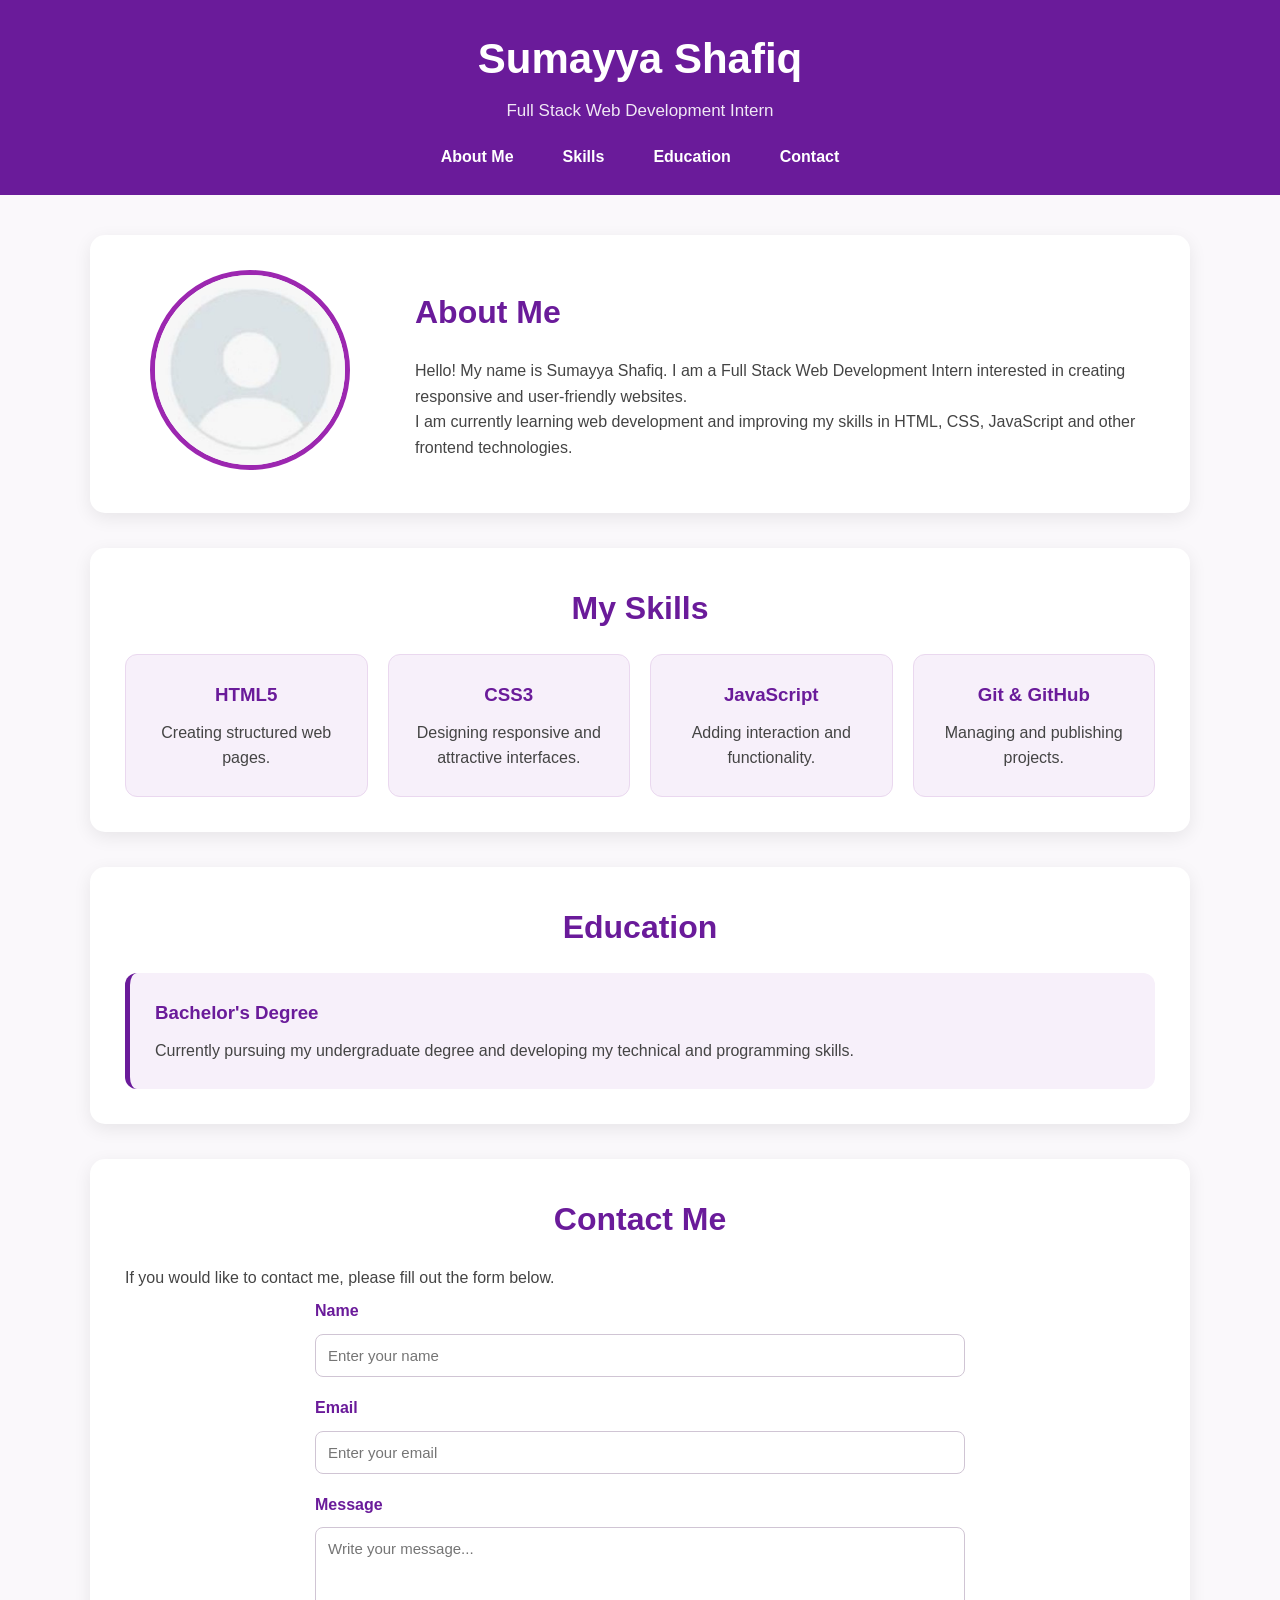
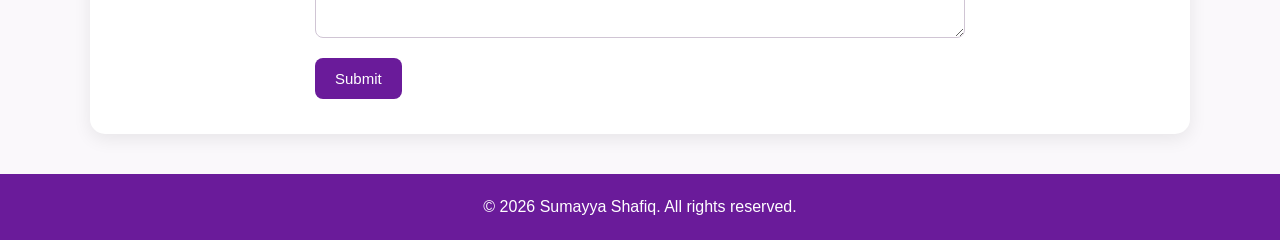
<file: index.html>
<!DOCTYPE html>
<html lang="en">

<head>

    <meta charset="UTF-8">

    <meta name="viewport"
          content="width=device-width, initial-scale=1.0">

    <title>My Personal Profile - Sumayya Shafiq</title>

    <!-- Week 3 CSS -->
    <link rel="stylesheet" href="styles/main.css">
    <link rel="stylesheet" href="styles/animations.css">
    

</head>


<body>

    <!-- ==============================
         HEADER
    =============================== -->

    <header>

        <div class="header-content">

            <h1>Sumayya Shafiq</h1>

            <p>Full Stack Web Development Intern</p>

        </div>


        <!-- Navigation -->

        <nav>

            <ul>

                <li>
                    <a href="#about">About Me</a>
                </li>

                <li>
                    <a href="#skills">Skills</a>
                </li>

                <li>
                    <a href="#education">Education</a>
                </li>

                <li>
                    <a href="#contact">Contact</a>
                </li>

            </ul>

        </nav>

    </header>



    <!-- ==============================
         MAIN CONTENT
    =============================== -->

    <main>


        <!-- ==============================
             PROFILE / ABOUT SECTION
        =============================== -->

        <section id="about" class="profile-section">

            <div class="profile-image">

                <img src="picture.jpg"
                     alt="Profile picture of Sumayya Shafiq">

            </div>


            <div class="profile-content">

                <h2>About Me</h2>

                <p>
                    Hello! My name is Sumayya Shafiq.
                    I am a Full Stack Web Development Intern
                    interested in creating responsive and
                    user-friendly websites.
                </p>

                <p>
                    I am currently learning web development
                    and improving my skills in HTML, CSS,
                    JavaScript and other frontend technologies.
                </p>

            </div>

        </section>



        <!-- ==============================
             SKILLS SECTION
        =============================== -->

        <section id="skills">

            <h2>My Skills</h2>

            <div class="skill-container">

                <div class="skill">
                    <h3>HTML5</h3>
                    <p>Creating structured web pages.</p>
                </div>


                <div class="skill">
                    <h3>CSS3</h3>
                    <p>Designing responsive and attractive interfaces.</p>
                </div>


                <div class="skill">
                    <h3>JavaScript</h3>
                    <p>Adding interaction and functionality.</p>
                </div>


                <div class="skill">
                    <h3>Git & GitHub</h3>
                    <p>Managing and publishing projects.</p>
                </div>

            </div>

        </section>



        <!-- ==============================
             EDUCATION SECTION
        =============================== -->

        <section id="education">

            <h2>Education</h2>

            <div class="education-card">

                <h3>Bachelor's Degree</h3>

                <p>
                    Currently pursuing my undergraduate
                    degree and developing my technical
                    and programming skills.
                </p>

            </div>

        </section>


        <!-- ==============================
             CONTACT SECTION
        =============================== -->

        <section id="contact">

            <h2>Contact Me</h2>

            <p>
                If you would like to contact me,
                please fill out the form below.
            </p>


            <form id="contactForm">

                <label for="name">
                    Name
                </label>

                <input
                    type="text"
                    id="name"
                    name="name"
                    placeholder="Enter your name"
                >


                <label for="email">
                    Email
                </label>

                <input
                    type="email"
                    id="email"
                    name="email"
                    placeholder="Enter your email"
                >


                <label for="message">
                    Message
                </label>

                <textarea
                    id="message"
                    name="message"
                    rows="5"
                    placeholder="Write your message..."
                ></textarea>


                <button type="submit">
                    Submit
                </button>

            </form>

        </section>

    </main>



    <!-- ==============================
         FOOTER
    =============================== -->

    <footer>

        <p>
            &copy; 2026 Sumayya Shafiq.
            All rights reserved.
        </p>

    </footer>


</body>

</html>
</file>
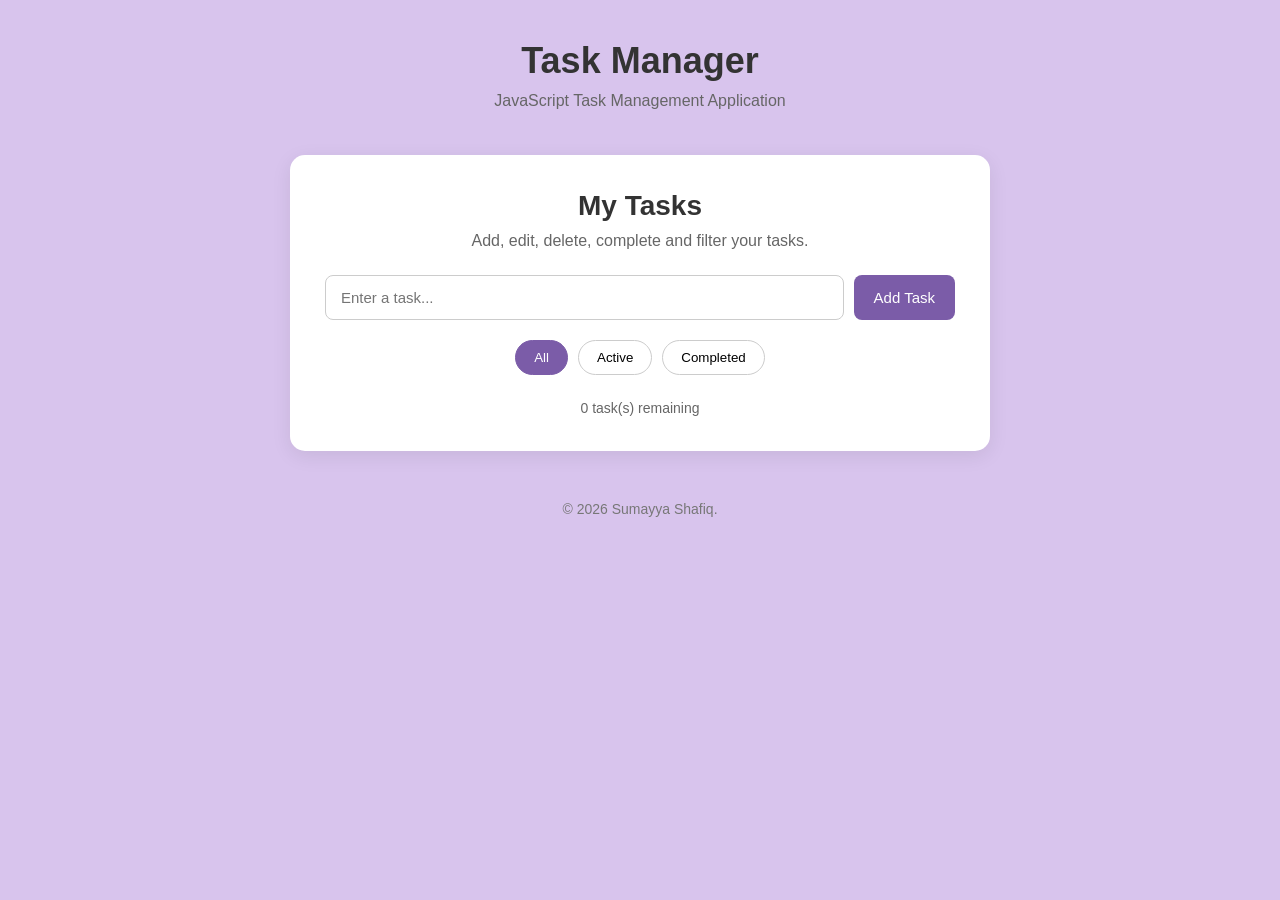
<file: task-manager/index.html>
<!DOCTYPE html>
<html lang="en">

<head>

    <meta charset="UTF-8">

    <meta name="viewport"
          content="width=device-width, initial-scale=1.0">

    <title>Task Manager - Sumayya Shafiq</title>

    <link rel="stylesheet" href="style.css">

</head>


<body>

    <!-- ==============================
         HEADER
    =============================== -->

    <header>

        <h1>Task Manager</h1>

        <p>
            JavaScript Task Management Application
        </p>

    </header>


    <!-- ==============================
         MAIN CONTENT
    =============================== -->

    <main>

        <section class="task-section">

            <h2>My Tasks</h2>

            <p class="section-description">
                Add, edit, delete, complete and filter
                your tasks.
            </p>


            <!-- ==============================
                 TASK FORM
            =============================== -->

            <form id="taskForm">

                <input
                    type="text"
                    id="taskInput"
                    placeholder="Enter a task..."
                    autocomplete="off"
                >

                <button
                    type="submit"
                    id="submitBtn">

                    Add Task

                </button>

            </form>


            <!-- Validation Message -->

            <p id="errorMessage"></p>


            <!-- ==============================
                 FILTER BUTTONS
            =============================== -->

            <div class="filters">

                <button
                    type="button"
                    class="filter-btn active"
                    data-filter="all">

                    All

                </button>


                <button
                    type="button"
                    class="filter-btn"
                    data-filter="active">

                    Active

                </button>


                <button
                    type="button"
                    class="filter-btn"
                    data-filter="completed">

                    Completed

                </button>

            </div>


            <!-- ==============================
                 TASK LIST
            =============================== -->

            <ul id="taskList"></ul>


            <!-- ==============================
                 TASK COUNTER
            =============================== -->

            <p id="taskCount">
                0 task(s) remaining
            </p>

        </section>

    </main>


    <!-- ==============================
         FOOTER
    =============================== -->

    <footer>

        <p>
            &copy; 2026 Sumayya Shafiq.
        </p>

    </footer>


    <!-- ==============================
         JAVASCRIPT
    =============================== -->

    <script src="scripts/main.js"></script>

</body>

</html>
</file>
<file: styles/main.css>
/* ========================================
   GENERAL SETTINGS
======================================== */

* {
    margin: 0;
    padding: 0;
    box-sizing: border-box;
}


html {
    scroll-behavior: smooth;
}


body {
    font-family: Arial, sans-serif;

    background-color: #faf8fb;

    color: #444444;

    line-height: 1.6;
}



/* ========================================
   HEADER
======================================== */

header {
    background-color: #6a1b9a;

    color: white;

    padding: 25px 8%;

    text-align: center;
}


.header-content h1 {
    font-size: clamp(28px, 5vw, 42px);

    margin-bottom: 5px;
}


.header-content p {
    font-size: 17px;

    opacity: 0.9;
}



/* ========================================
   NAVIGATION
======================================== */

nav {
    margin-top: 20px;
}


nav ul {
    list-style: none;

    display: flex;

    justify-content: center;

    align-items: center;

    gap: 25px;

    flex-wrap: wrap;
}


nav a {
    color: white;

    text-decoration: none;

    font-weight: bold;

    padding: 8px 12px;

    border-radius: 6px;

    transition: 0.3s;
}


nav a:hover {
    background-color: #9c27b0;
}



/* ========================================
   MAIN
======================================== */

main {
    width: 90%;

    max-width: 1100px;

    margin: 40px auto;
}



/* ========================================
   SECTIONS
======================================== */

section {
    background-color: white;

    padding: 35px;

    margin-bottom: 35px;

    border-radius: 15px;

    box-shadow: 0 5px 18px rgba(0, 0, 0, 0.08);

    transition: transform 0.3s ease,
                box-shadow 0.3s ease;
}


section:hover {
    transform: translateY(-5px);

    box-shadow: 0 10px 25px rgba(0, 0, 0, 0.12);
}


section h2 {
    color: #6a1b9a;

    margin-bottom: 20px;

    text-align: center;

    font-size: clamp(24px, 4vw, 32px);
}


.section-description {
    text-align: center;

    margin-bottom: 25px;
}



/* ========================================
   PROFILE SECTION
======================================== */

.profile-section {
    display: grid;

    grid-template-columns: 250px 1fr;

    gap: 40px;

    align-items: center;
}


.profile-image {
    text-align: center;
}


.profile-image img {
    width: 200px;

    height: 200px;

    object-fit: cover;

    border-radius: 50%;

    border: 5px solid #9c27b0;

    transition: transform 0.3s ease;
}


.profile-image img:hover {
    transform: scale(1.05);
}


.profile-content h2 {
    text-align: left;
}



/* ========================================
   SKILLS
======================================== */

.skill-container {
    display: grid;

    grid-template-columns:
        repeat(auto-fit, minmax(180px, 1fr));

    gap: 20px;
}


.skill {
    background-color: #f7f0fa;

    padding: 25px;

    border-radius: 12px;

    text-align: center;

    border: 1px solid #ead8ef;

    transition: 0.3s;
}


.skill h3 {
    color: #6a1b9a;

    margin-bottom: 10px;
}


.skill:hover {
    transform: translateY(-8px);

    box-shadow:
        0 8px 18px rgba(106, 27, 154, 0.15);
}



/* ========================================
   EDUCATION
======================================== */

.education-card {
    background-color: #f7f0fa;

    padding: 25px;

    border-radius: 12px;

    border-left: 5px solid #6a1b9a;
}


.education-card h3 {
    color: #6a1b9a;

    margin-bottom: 10px;
}



/* ========================================
   WEEK 4 TASK MANAGER
======================================== */

.task-section {
    background-color: #ffffff;
}


#taskForm {
    display: flex;

    gap: 10px;

    margin-top: 20px;
}


#taskInput {
    flex: 1;

    padding: 13px 15px;

    border: 1px solid #d0c5d4;

    border-radius: 8px;

    font-size: 16px;

    outline: none;

    transition: 0.3s;
}


#taskInput:focus {
    border-color: #6a1b9a;

    box-shadow:
        0 0 0 3px rgba(106, 27, 154, 0.1);
}


button {
    background-color: #6a1b9a;

    color: white;

    border: none;

    padding: 12px 20px;

    border-radius: 8px;

    cursor: pointer;

    font-size: 15px;

    transition:
        transform 0.3s ease,
        background-color 0.3s ease;
}


button:hover {
    background-color: #9c27b0;

    transform: scale(1.05);
}


#errorMessage {
    min-height: 25px;

    margin-top: 8px;

    color: #c62828;

    font-size: 14px;
}



/* ========================================
   FILTER BUTTONS
======================================== */

.filters {
    display: flex;

    justify-content: center;

    gap: 10px;

    margin: 20px 0;

    flex-wrap: wrap;
}


.filter-btn {
    background-color: #ead8ef;

    color: #6a1b9a;

    padding: 8px 16px;
}


.filter-btn:hover {
    background-color: #d8bde1;
}


.filter-btn.active {
    background-color: #6a1b9a;

    color: white;
}



/* ========================================
   TASK LIST
======================================== */

#taskList {
    list-style: none;

    padding: 0;

    margin-top: 20px;
}


.task-item {
    display: flex;

    align-items: center;

    gap: 12px;

    background-color: #f7f0fa;

    padding: 15px;

    margin-bottom: 12px;

    border-radius: 10px;

    border: 1px solid #ead8ef;

    transition: 0.3s;
}


.task-item:hover {
    transform: translateY(-3px);

    box-shadow:
        0 5px 12px rgba(106, 27, 154, 0.1);
}


.complete-checkbox {
    width: 18px;

    height: 18px;

    cursor: pointer;
}


.task-text {
    flex: 1;

    word-break: break-word;
}


.completed .task-text {
    text-decoration: line-through;

    opacity: 0.55;
}


.task-actions {
    display: flex;

    gap: 6px;
}


.task-actions button {
    padding: 7px 12px;

    font-size: 13px;
}


.edit-btn {
    background-color: #7b5e87;
}


.delete-btn {
    background-color: #b23a48;
}


.edit-btn:hover {
    background-color: #654b70;
}


.delete-btn:hover {
    background-color: #922f3b;
}



/* ========================================
   TASK COUNT
======================================== */

#taskCount {
    text-align: center;

    margin-top: 20px;

    color: #6a1b9a;

    font-weight: bold;
}



/* ========================================
   CONTACT FORM
======================================== */

#contactForm {
    display: flex;

    flex-direction: column;

    gap: 10px;

    max-width: 650px;

    margin: auto;
}


#contactForm label {
    font-weight: bold;

    color: #6a1b9a;

    margin-top: 8px;
}


#contactForm input,
#contactForm textarea {
    width: 100%;

    padding: 12px;

    border: 1px solid #d0c5d4;

    border-radius: 8px;

    font-family: inherit;

    font-size: 15px;

    outline: none;
}


#contactForm input:focus,
#contactForm textarea:focus {
    border-color: #6a1b9a;

    box-shadow:
        0 0 0 3px rgba(106, 27, 154, 0.1);
}


#contactForm button {
    width: fit-content;

    margin-top: 10px;
}



/* ========================================
   FOOTER
======================================== */

footer {
    background-color: #6a1b9a;

    color: white;

    text-align: center;

    padding: 20px;

    margin-top: 40px;
}



/* ========================================
   RESPONSIVE DESIGN
======================================== */

@media (max-width: 768px) {

    .profile-section {
        grid-template-columns: 1fr;

        text-align: center;
    }


    .profile-content h2 {
        text-align: center;
    }


    nav ul {
        gap: 10px;
    }


    section {
        padding: 25px;
    }

}


@media (max-width: 480px) {

    main {
        width: 94%;
    }


    section {
        padding: 20px;
    }


    nav ul {
        flex-direction: column;

        gap: 5px;
    }


    #taskForm {
        flex-direction: column;
    }


    #taskForm button {
        width: 100%;
    }


    .task-item {
        align-items: flex-start;

        flex-wrap: wrap;
    }


    .task-text {
        width: calc(100% - 40px);
    }


    .task-actions {
        width: 100%;

        justify-content: flex-end;
    }


    .profile-image img {
        width: 160px;

        height: 160px;
    }

}
</file>
<file: styles/animations.css>
/* PAGE LOAD ANIMATION */

body {
    animation: pageFadeIn 0.8s ease-in;
}

@keyframes pageFadeIn {
    from {
        opacity: 0;
        transform: translateY(20px);
    }

    to {
        opacity: 1;
        transform: translateY(0);
    }
}


/* SKILL HOVER */

.skill {
    transition: transform 0.3s ease, box-shadow 0.3s ease;
}

.skill:hover {
    transform: translateY(-8px);
    box-shadow: 0 10px 25px rgba(0, 0, 0, 0.15);
}


/* PROFILE PICTURE HOVER */

img {
    transition: transform 0.3s ease;
}

img:hover {
    transform: scale(1.05);
}


/* SECTION HOVER */

section {
    transition: transform 0.3s ease, box-shadow 0.3s ease;
}

section:hover {
    transform: translateY(-3px);
    box-shadow: 0 8px 20px rgba(0, 0, 0, 0.12);
}


/* SUBMIT BUTTON HOVER */

button {
    transition: transform 0.3s ease, box-shadow 0.3s ease;
}

button:hover {
    transform: scale(1.05);
    box-shadow: 0 5px 15px rgba(0, 0, 0, 0.15);
}


/* NAVIGATION HOVER */

nav a {
    transition: transform 0.3s ease, background-color 0.3s ease;
}

nav a:hover {
    transform: translateY(-2px);
}
</file>
<file: task-manager/style.css>
/* =========================================
   TASK MANAGER - WEEK 4
   ========================================= */

* {
    box-sizing: border-box;
    margin: 0;
    padding: 0;
}

body {
    font-family: Arial, sans-serif;
    background: #d8c4ed;
    color: #333;
    min-height: 100vh;
}


/* =========================================
   HEADER
   ========================================= */

header {
    text-align: center;
    padding: 40px 20px 25px;
}

header h1 {
    font-size: 36px;
    margin-bottom: 10px;
}

header p {
    color: #666;
    font-size: 16px;
}


/* =========================================
   MAIN TASK CONTAINER
   ========================================= */

main {
    display: flex;
    justify-content: center;
    padding: 20px;
}

.task-section {
    width: 100%;
    max-width: 700px;
    background: white;
    padding: 35px;
    border-radius: 15px;
    box-shadow: 0 5px 20px rgba(0, 0, 0, 0.08);
}


/* =========================================
   TITLE
   ========================================= */

.task-section h2 {
    text-align: center;
    margin-bottom: 10px;
    font-size: 28px;
}

.section-description {
    text-align: center;
    color: #666;
    margin-bottom: 25px;
}


/* =========================================
   TASK FORM
   ========================================= */

#taskForm {
    display: flex;
    justify-content: center;
    gap: 10px;
    margin-bottom: 20px;
}

#taskInput {
    flex: 1;
    padding: 13px 15px;
    border: 1px solid #ccc;
    border-radius: 8px;
    font-size: 15px;
    outline: none;
}

#taskInput:focus {
    border-color: #7b5ca8;
}

#submitBtn {
    padding: 13px 20px;
    border: none;
    border-radius: 8px;
    background: #7b5ca8;
    color: white;
    cursor: pointer;
    font-size: 15px;
}

#submitBtn:hover {
    transform: translateY(-2px);
}


/* =========================================
   ERROR MESSAGE
   ========================================= */

#errorMessage {
    text-align: center;
    color: #d9534f;
    margin-bottom: 15px;
}


/* =========================================
   FILTER BUTTONS
   ========================================= */

.filters {
    display: flex;
    justify-content: center;
    gap: 10px;
    margin-bottom: 25px;
}

.filter-btn {
    padding: 9px 18px;
    border: 1px solid #ccc;
    border-radius: 20px;
    background: white;
    cursor: pointer;
}

.filter-btn:hover {
    transform: translateY(-2px);
}

.filter-btn.active {
    background: #7b5ca8;
    color: white;
    border-color: #7b5ca8;
}


/* =========================================
   TASK LIST
   ========================================= */

#taskList {
    list-style: none;
    margin-bottom: 20px;
}

#taskList li {
    display: flex;
    align-items: center;
    justify-content: space-between;
    gap: 10px;
    padding: 14px;
    margin-bottom: 10px;
    background: #f8f7fa;
    border-radius: 8px;
    border: 1px solid #eee;
}


/* =========================================
   TASK COUNTER
   ========================================= */

#taskCount {
    text-align: center;
    color: #666;
    font-size: 14px;
}


/* =========================================
   FOOTER
   ========================================= */

footer {
    text-align: center;
    padding: 30px 20px;
    color: #777;
    font-size: 14px;
}


/* =========================================
   MOBILE RESPONSIVE DESIGN
   ========================================= */

@media (max-width: 600px) {

    header h1 {
        font-size: 28px;
    }

    .task-section {
        padding: 25px 20px;
    }

    #taskForm {
        flex-direction: column;
    }

    #submitBtn {
        width: 100%;
    }

    .filters {
        flex-wrap: wrap;
    }

    #taskList li {
        flex-direction: column;
        align-items: stretch;
    }
}
</file>
